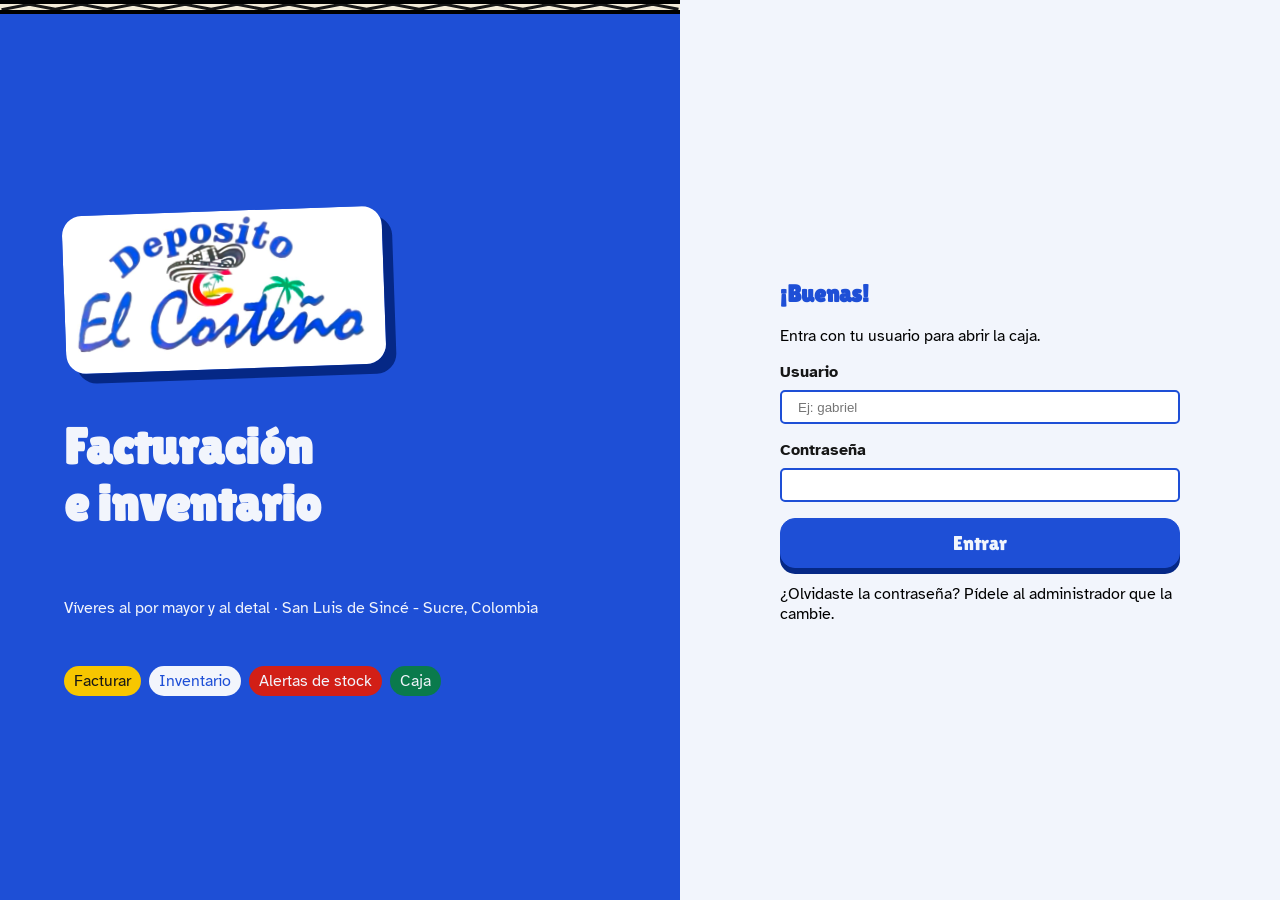
<file: index.html>
<!DOCTYPE html>
<html lang="es">

<head>
    <meta charset="UTF-8">
    <meta name="viewport" content="width=device-width, initial-scale=1.0">
    <title>Depósito El Costeño</title>
    <link rel="preconnect" href="https://fonts.googleapis.com">
    <link rel="preconnect" href="https://fonts.gstatic.com" crossorigin>
    <link
        href="https://fonts.googleapis.com/css2?family=Atkinson+Hyperlegible+Mono:ital,wght@0,200..800;1,200..800&family=Atkinson+Hyperlegible:ital,wght@0,400;0,700;1,400;1,700&family=Lilita+One&display=swap"
        rel="stylesheet">
    <link rel="stylesheet" href="style.css">
</head>

<body>
    <header>
        <svg viewBox="0 0 311.1 14.4" preserveAspectRatio="none" class="franja-vueltiao" aria-hidden="true">
            <polyline vector-effect="non-scaling-stroke" points="0.7,13.7 13.4,0.8 25.3,12.8 37.2,0.8 49,12.8 60.9,0.8 72.8,12.8 84.7,0.8 96.6,12.8 108.4,0.8
	120.3,12.8 132.2,0.8 144,12.8 155.9,0.8 167.7,12.8 179.8,0.7 191.7,12.8 203.6,0.8 215.4,12.8 227.3,0.8 239.2,12.8 251.1,0.8 
	262.9,12.8 274.8,0.8 286.7,12.8 298.6,0.8 310.4,12.8 "></polyline>
        </svg>
        <div class="panel-contenido">
            <img width="320" height="158" alt="Logo del Depósito El Costeño" class="logo" src="imagen/logo.jpeg">
            <h1 class="texto-blanco texto1">Facturación <br> e inventario</h1>
            <p class="texto-blanco">Víveres al por mayor y al detal &middot; San Luis de Sincé - Sucre, Colombia</p>
            <ul class="texto-blanco lista">
                <li class="etiqueta texto-negro etiqueta-facturar">Facturar</li>
                <li class="etiqueta texto-azul etiqueta-inventario">Inventario</li>
                <li class="etiqueta etiqueta-stock">Alertas de stock</li>
                <li class="etiqueta etiqueta-caja">Caja</li>
            </ul>
        </div>
    </header>
    <main class="main-sesion">
        <div class="formulario-sesion">
            <h2 class="texto-azul texto1">¡Buenas!</h2>
            <p>Entra con tu usuario para abrir la caja.</p>
            <form action="panel.html">
                <div class="campo">
                    <label for="usuario" class="texto-negro">Usuario</label>
                    <input type="text" id="usuario" placeholder="Ej: gabriel">
                </div>
                <div class="campo">
                    <label for="clave" class="texto-negro">Contraseña</label>
                    <input type="password" id="clave">
                </div>
                <button type="submit" class="boton-azul boton texto1">Entrar</button>
            </form>
            <p>¿Olvidaste la contraseña? Pídele al administrador que la cambie.</p>
        </div>
    </main>
</body>

</html>
</file>
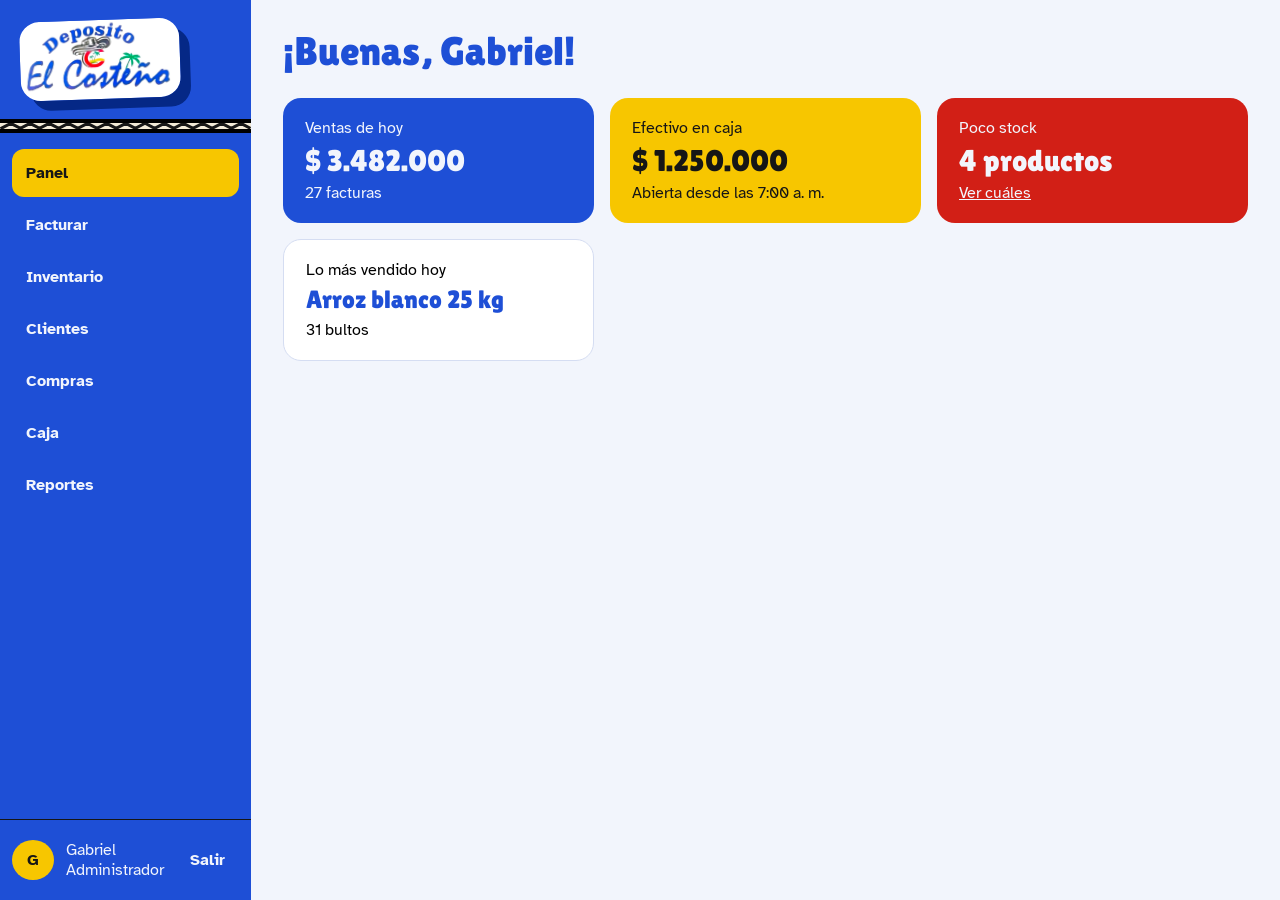
<file: panel.html>
<!DOCTYPE html>
<html lang="es">

<head>
    <meta charset="UTF-8">
    <meta name="viewport" content="width=device-width, initial-scale=1.0">
    <link rel="preconnect" href="https://fonts.googleapis.com">
    <link rel="preconnect" href="https://fonts.gstatic.com" crossorigin>
    <link
        href="https://fonts.googleapis.com/css2?family=Atkinson+Hyperlegible+Mono:ital,wght@0,200..800;1,200..800&family=Atkinson+Hyperlegible:ital,wght@0,400;0,700;1,400;1,700&family=Lilita+One&display=swap"
        rel="stylesheet">
    <link rel="stylesheet" href="style.css">
    <title>Panel | Depósito El Costeño</title>
</head>

<body>
    <nav class="menu-lateral" aria-label="Menú principal">
        <img width="160" height="79" src="imagen/logo.jpeg" alt="Logo del Depósito El Costeño" class="logo">
        <svg viewBox="0 0 311.1 14.4" preserveAspectRatio="none" class="franja-vueltiao" aria-hidden="true">
            <polyline vector-effect="non-scaling-stroke" points="0.7,13.7 13.4,0.8 25.3,12.8 37.2,0.8 49,12.8 60.9,0.8 72.8,12.8 84.7,0.8 96.6,12.8 108.4,0.8
	120.3,12.8 132.2,0.8 144,12.8 155.9,0.8 167.7,12.8 179.8,0.7 191.7,12.8 203.6,0.8 215.4,12.8 227.3,0.8 239.2,12.8 251.1,0.8 
	262.9,12.8 274.8,0.8 286.7,12.8 298.6,0.8 310.4,12.8 "></polyline>
        </svg>
        <ul>
            <li><a href="panel.html" aria-current="page" class="texto-blanco">Panel</a></li>
            <li><a href="#" class="texto-blanco">Facturar</a> </li>
            <li><a href="#" class="texto-blanco">Inventario</a></li>
            <li><a href="#" class="texto-blanco">Clientes</a></li>
            <li><a href="#" class="texto-blanco">Compras</a></li>
            <li><a href="#" class="texto-blanco">Caja</a></li>
            <li><a href="#" class="texto-blanco">Reportes</a></li>
        </ul>
        <div class="usuario-menu">
            <span class="avatar">G</span>
            <div>
                <div>Gabriel</div>
                <div>Administrador</div>
            </div>
            <a href="index.html" class="texto-blanco">Salir</a>
        </div>
    </nav>
    <main class="contenido-panel">
        <h1 class="titulo-contenido texto-azul texto1">¡Buenas, Gabriel!</h1>
        <section class="resumen" aria-label="Resumen de hoy">
            <div class="tarjeta tarjeta-ventas">
                <div>Ventas de hoy</div>
                <div class="texto1 tarjeta-elemento">$ 3.482.000</div>
                <div>27 facturas</div>
            </div>
            <div class="tarjeta tarjeta-caja">
                <div>Efectivo en caja</div>
                <div class="texto1 tarjeta-elemento">$ 1.250.000</div>
                <div>Abierta desde las 7:00 a. m.</div>
            </div>
            <div class="tarjeta tarjeta-stock">
                <div>Poco stock</div>
                <div class="texto1 tarjeta-elemento">4 productos</div>
                <div><a href="#" class="texto-blanco">Ver cuáles</a></div>
            </div>
            <div class="tarjeta tarjeta-vendido">
                <div>Lo más vendido hoy</div>
                <div class="texto1 tarjeta-elemento texto-azul">Arroz blanco 25 kg</div>
                <div>31 bultos</div>
            </div>
        </section>
    </main>
</body>

</html>
</file>
<file: style.css>
:root {
    --main-azul-costeno-color: #1e4fd6;
    --main-amarillo-arena-color: #f7c600;
    --main-rojo-de-la-c-color: #d21f16;
    --main-verde-palma-color: #0a7a4c;
    --main-negro-sombrero-color: #161616;
    --main-fondo-blanco-color: #f2f5fc;
    --main-crema-color: #f3ebd8;
    --main-azul-sombra-color: #052886;
    --main-claro-color: #fff;
    --main-gris-color: #d5ddf2;
    --main-texto-lilita-one: "Lilita One", sans-serif;
    --main-texto-atkinson-hyperlegible: "Atkinson Hyperlegible", sans-serif;
    --main-texto-atkinson-hyperlegible-mono: "Atkinson Hyperlegible Mono", sans-serif;
}

body {
    background-color: var(--main-fondo-blanco-color);
    font-family: var(--main-texto-atkinson-hyperlegible);
    display: flex;
    min-height: 100vh;
    margin: 0;
    flex-wrap: wrap;

}

header {
    background-color: var(--main-azul-costeno-color);
    display: flex;
    flex-direction: column;
    gap: 0.5rem;
    flex: 1 1 560px;
}

h1 {
    font-size: 50px;
}

.panel-contenido {
    flex: 1;
    display: flex;
    flex-direction: column;
    justify-content: center;
    gap: 1rem;
    padding: 48px 64px;
}

.main-sesion {
    flex: 1 1 480px;
    display: flex;
    flex-direction: column;
    justify-content: center;
    align-items: center;
}

.campo {
    display: flex;
    flex-direction: column;
    gap: 0.5rem;
}

.logo {
    border-radius: 20px;
    box-shadow: 10px 10px 0 var(--main-azul-sombra-color);
    transform: rotate(-2deg);
}

.franja-vueltiao {
    fill: none;
    stroke: var(--main-negro-sombrero-color);
    stroke-width: 3;
    border-top: 4px solid;
    border-bottom: 4px solid;
    background-color: var(--main-crema-color);
    width: 100%;
    height: 6px;
}

.texto-blanco {
    color: var(--main-fondo-blanco-color);
}

.texto-negro {
    color: var(--main-negro-sombrero-color);
}

.texto-azul {
    color: var(--main-azul-costeno-color);
}

.boton-azul {
    background-color: var(--main-azul-costeno-color);
    color: var(--main-fondo-blanco-color);
    border: var(--main-azul-costeno-color) 1px solid;
    height: 50px;
    box-shadow: 0 6px 0 var(--main-azul-sombra-color);
    font-size: 20px;
}

.boton {
    border-radius: 15px;
    padding: 10px 20px;
}

.texto1 {
    font-family: var(--main-texto-lilita-one);
}

.texto2 {
    font-family: var(--main-texto-atkinson-hyperlegible);
}

.texto3 {
    font-family: var(--main-texto-atkinson-hyperlegible-mono);
}

.lista {
    list-style: none;
    display: flex;
    flex-direction: row;
    gap: 0.5rem;
    padding-left: 0;
}

.etiqueta {
    border: unset;
    border-radius: 20px;
    padding: 5px 10px;
}

.etiqueta-inventario {
    background-color: var(--main-fondo-blanco-color);
}

.etiqueta-facturar {
    background-color: var(--main-amarillo-arena-color);
}

.etiqueta-stock {
    background-color: var(--main-rojo-de-la-c-color);
}

.etiqueta-caja {
    background-color: var(--main-verde-palma-color);
}

form {
    display: flex;
    flex-direction: column;
    gap: 1rem;
}

label {
    font-weight: 700;
}

input {
    border-radius: 5px;
    height: 30px;
    border: 2px solid var(--main-azul-costeno-color);
    padding: 0 16px;
}

.formulario-sesion {
    width: 100%;
    max-width: 400px;
}

.menu-lateral {
    flex: 1 1 250px;
    background-color: var(--main-azul-costeno-color);
    display: flex;
    flex-direction: column;
}

.menu-lateral ul {
    list-style: none;
    padding: 16px 12px;
    margin: 0;
    display: flex;
    flex-direction: column;
    gap: 4px;
}



.menu-lateral a {
    display: flex;
    align-items: center;
    min-height: 48px;
    text-decoration: none;
    padding: 0 14px;
    border-radius: 12px;
    font-weight: 700;
}

.menu-lateral a:hover {
    background-color: var(--main-azul-sombra-color);
}

.menu-lateral a[aria-current="page"] {
    background-color: var(--main-amarillo-arena-color);
    color: var(--main-negro-sombrero-color);
}

.avatar {
    background-color: var(--main-amarillo-arena-color);
    color: var(--main-negro-sombrero-color);
    border-radius: 60%;
    padding: 10px 15px;
    font-weight: 700;
}

.usuario-menu {
    color: var(--main-fondo-blanco-color);
    display: flex;
    align-items: center;
    gap: 12px;
    padding: 16px 12px;
    border-top: 1px solid var(--main-negro-sombrero-color);
    margin-top: auto;
}

.menu-lateral .logo {
    margin: 20px;
}

.usuario-menu a {
    margin-left: auto;
}

.contenido-panel {
    flex: 999 1 560px;
    padding: 28px 32px 48px;
    display: flex;
    flex-direction: column;
    gap: 24px;
}

.resumen {
    display: grid;
    grid-template-columns: repeat(auto-fit, minmax(230px, 1fr));
    gap: 16px;
}

.tarjeta {
    border-radius: 18px;
    padding: 20px 22px;
}

.tarjeta-ventas {
    background-color: var(--main-azul-costeno-color);
    color: var(--main-fondo-blanco-color);
}

.tarjeta-caja {
    background-color: var(--main-amarillo-arena-color);
    color: var(--main-negro-sombrero-color);
}

.tarjeta-stock {
    background-color: var(--main-rojo-de-la-c-color);
    color: var(--main-fondo-blanco-color);
}

.tarjeta-vendido {
    border: 1px solid var(--main-gris-color);
    background-color: var(--main-claro-color);
}

.tarjeta-elemento {
    font-size: 30px;
    line-height: 1.1;
    margin: 6px 0;
}

.tarjeta-vendido .tarjeta-elemento {
    font-size: 25px;
}

.titulo-contenido {
    font-size: 40px;
    font-weight: 400;
    margin: 0;
}

@media(max-width:768px) {
    .lista {
        display: none;
    }

    input {
        height: 54px;
    }

}
</file>
